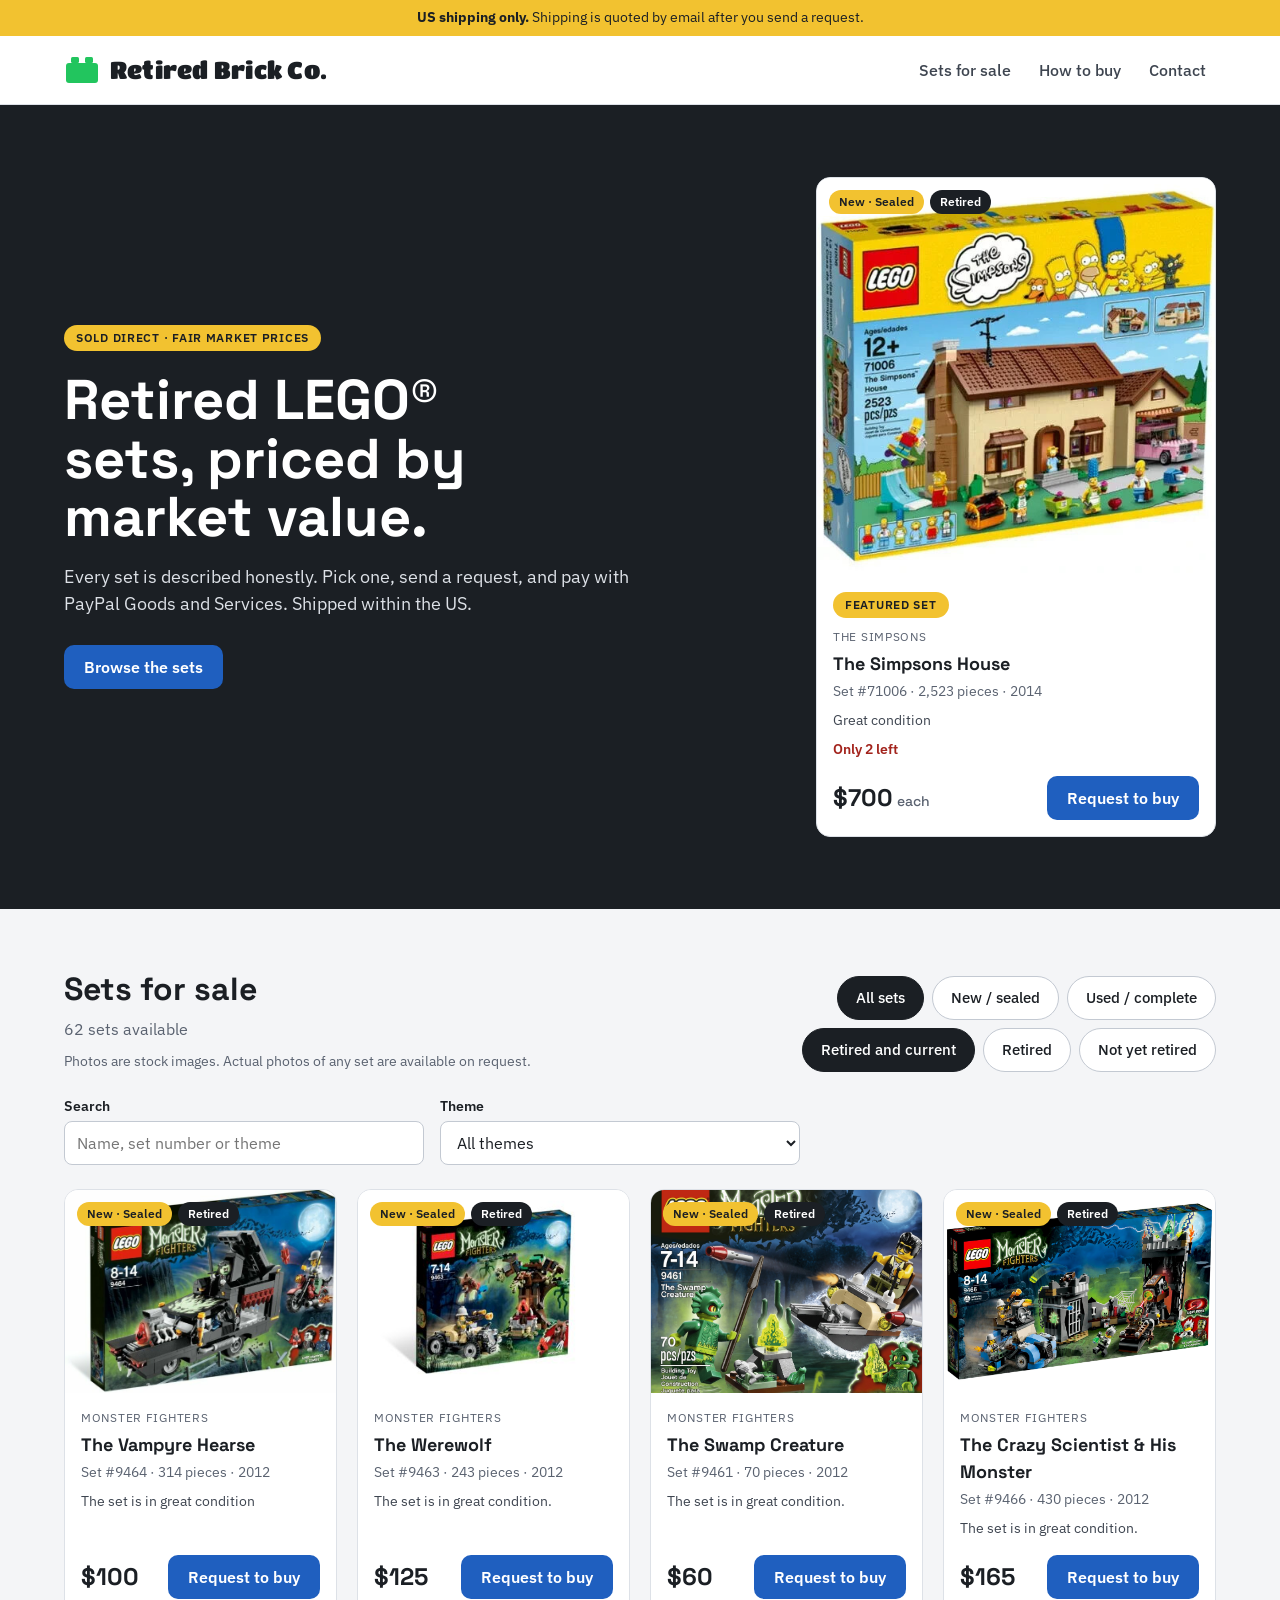
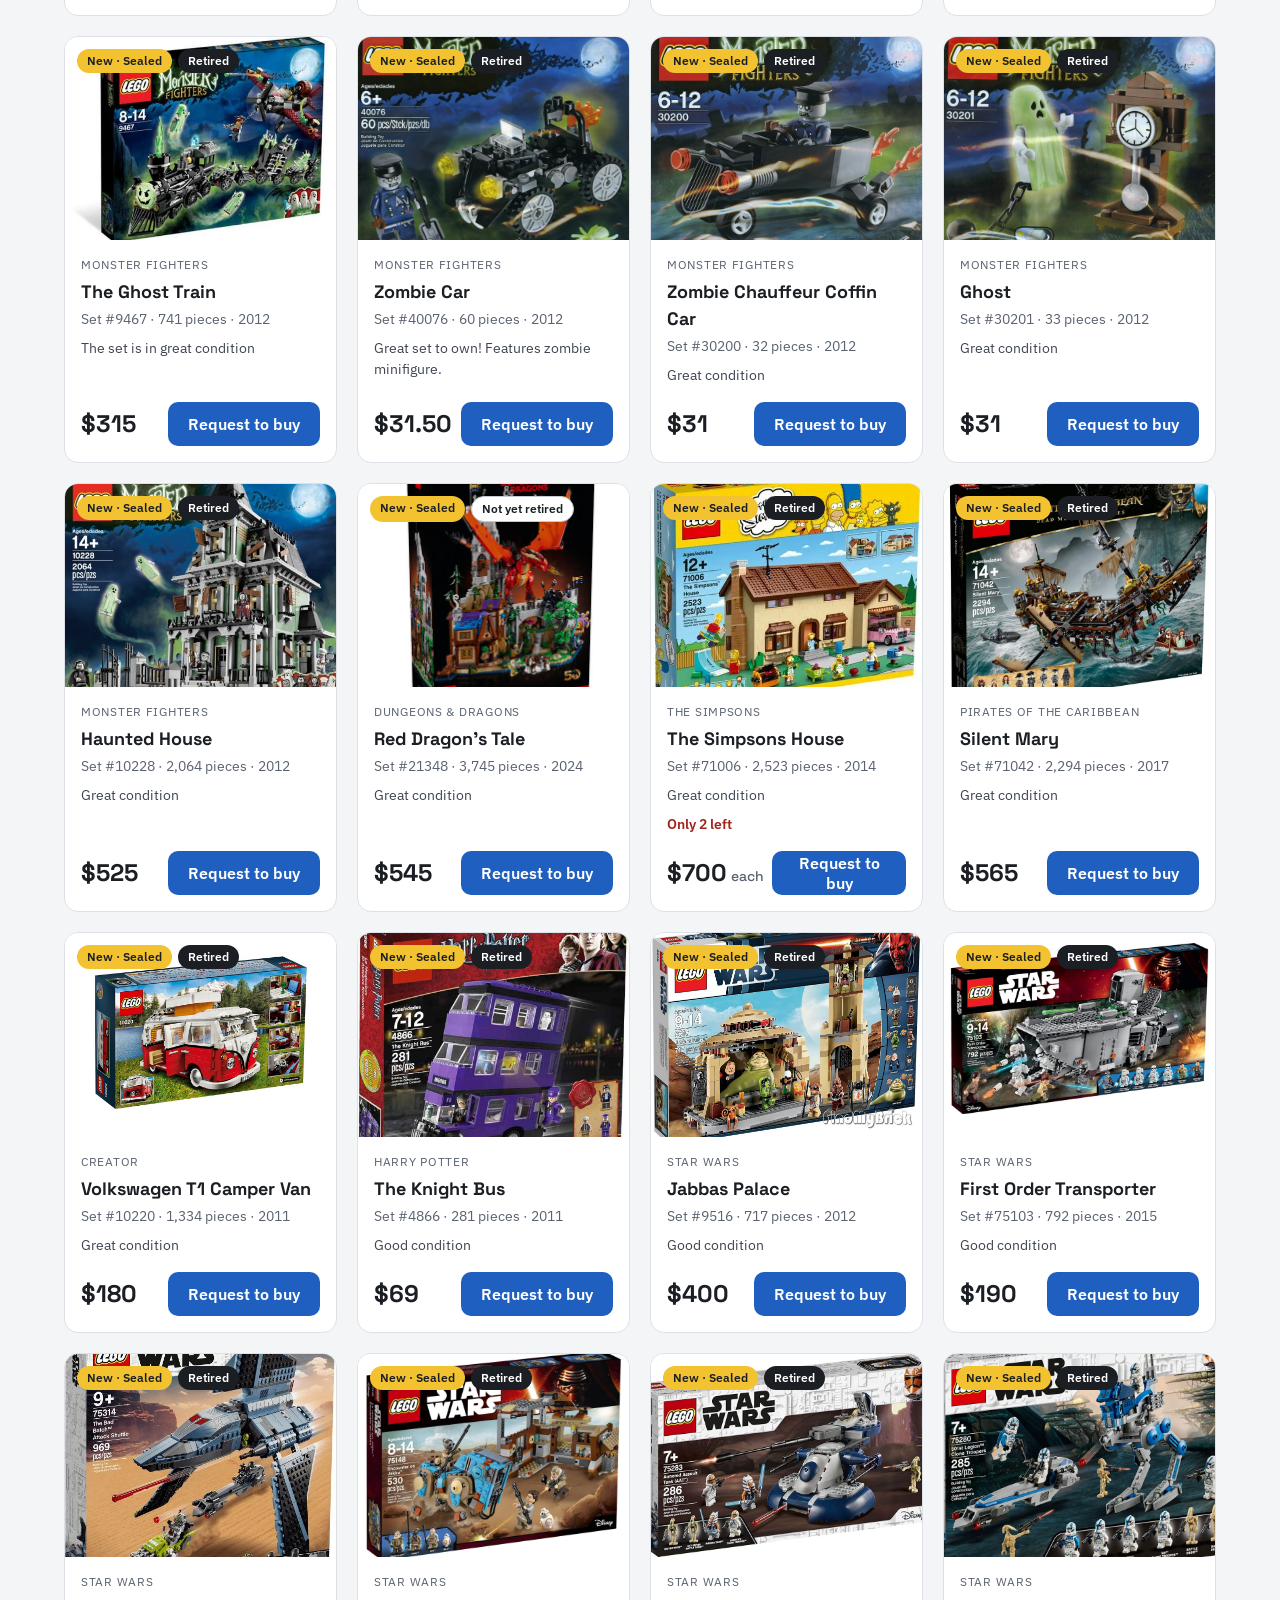
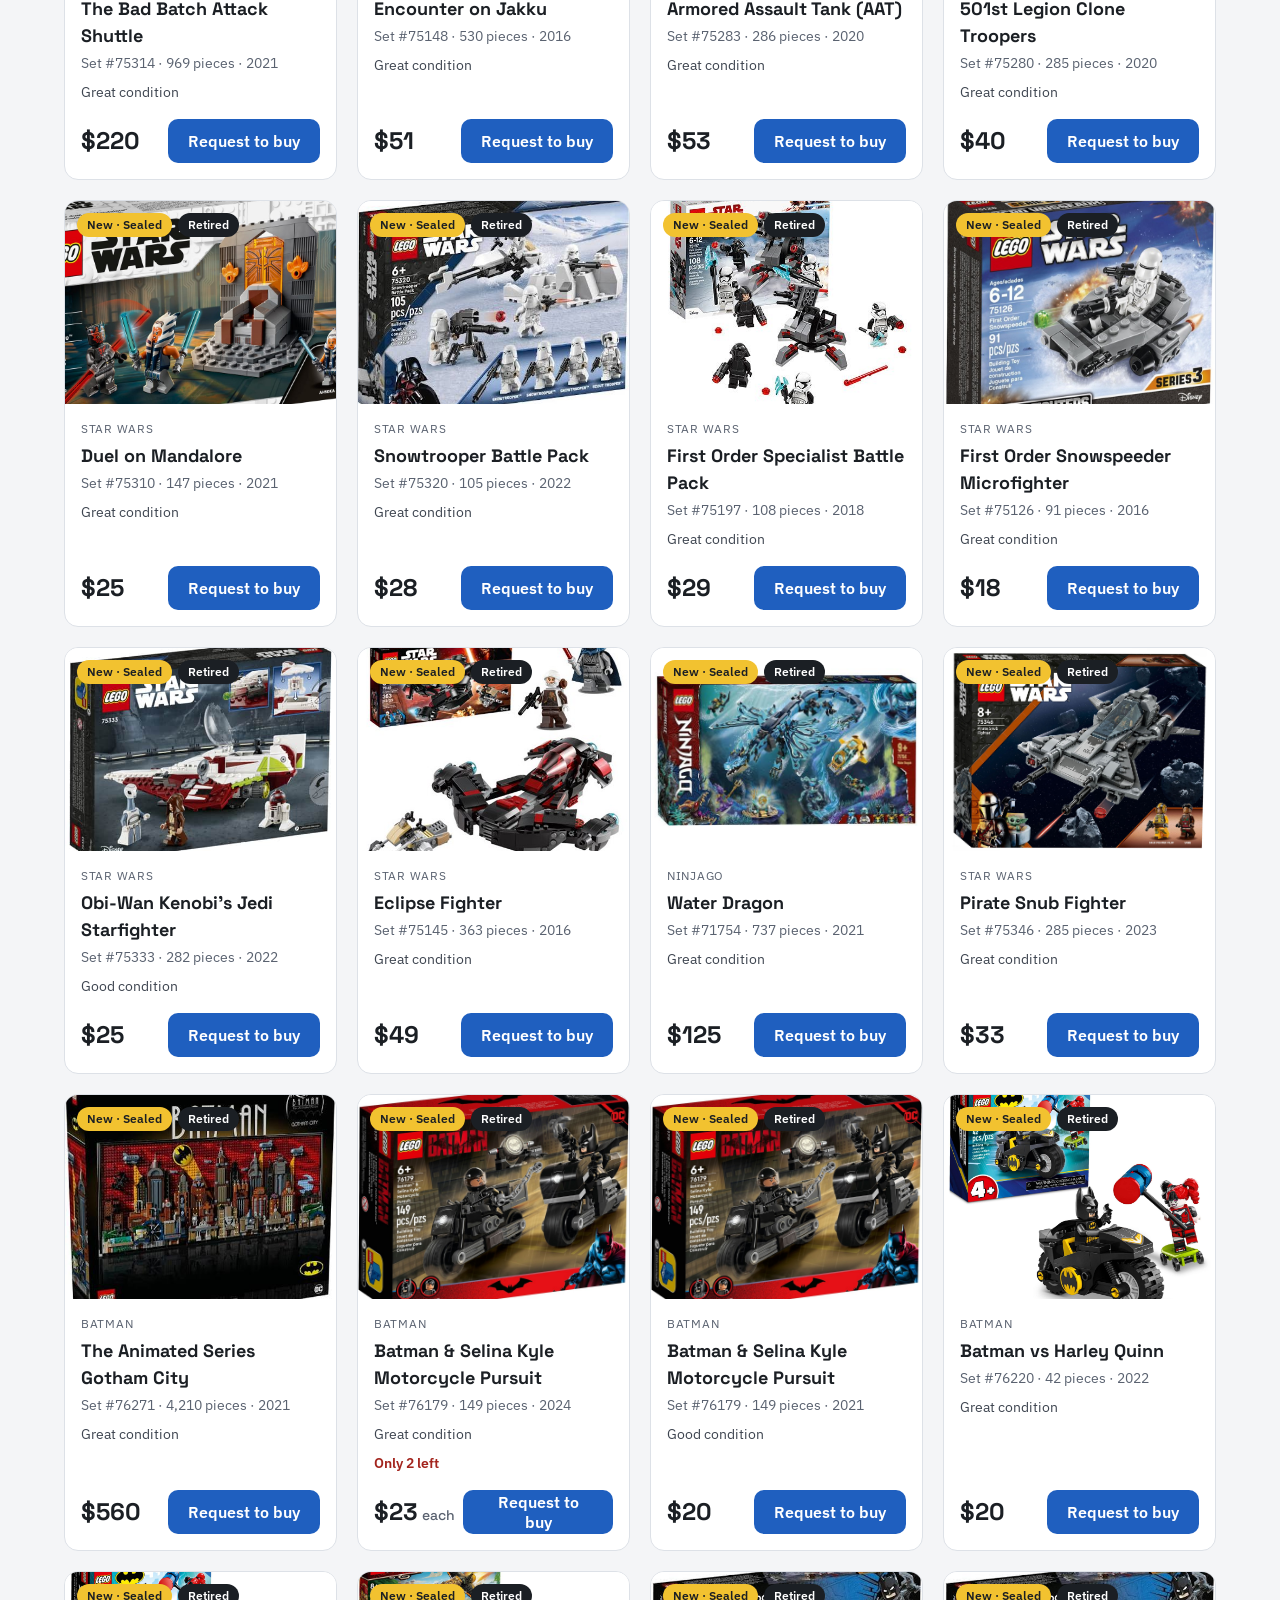
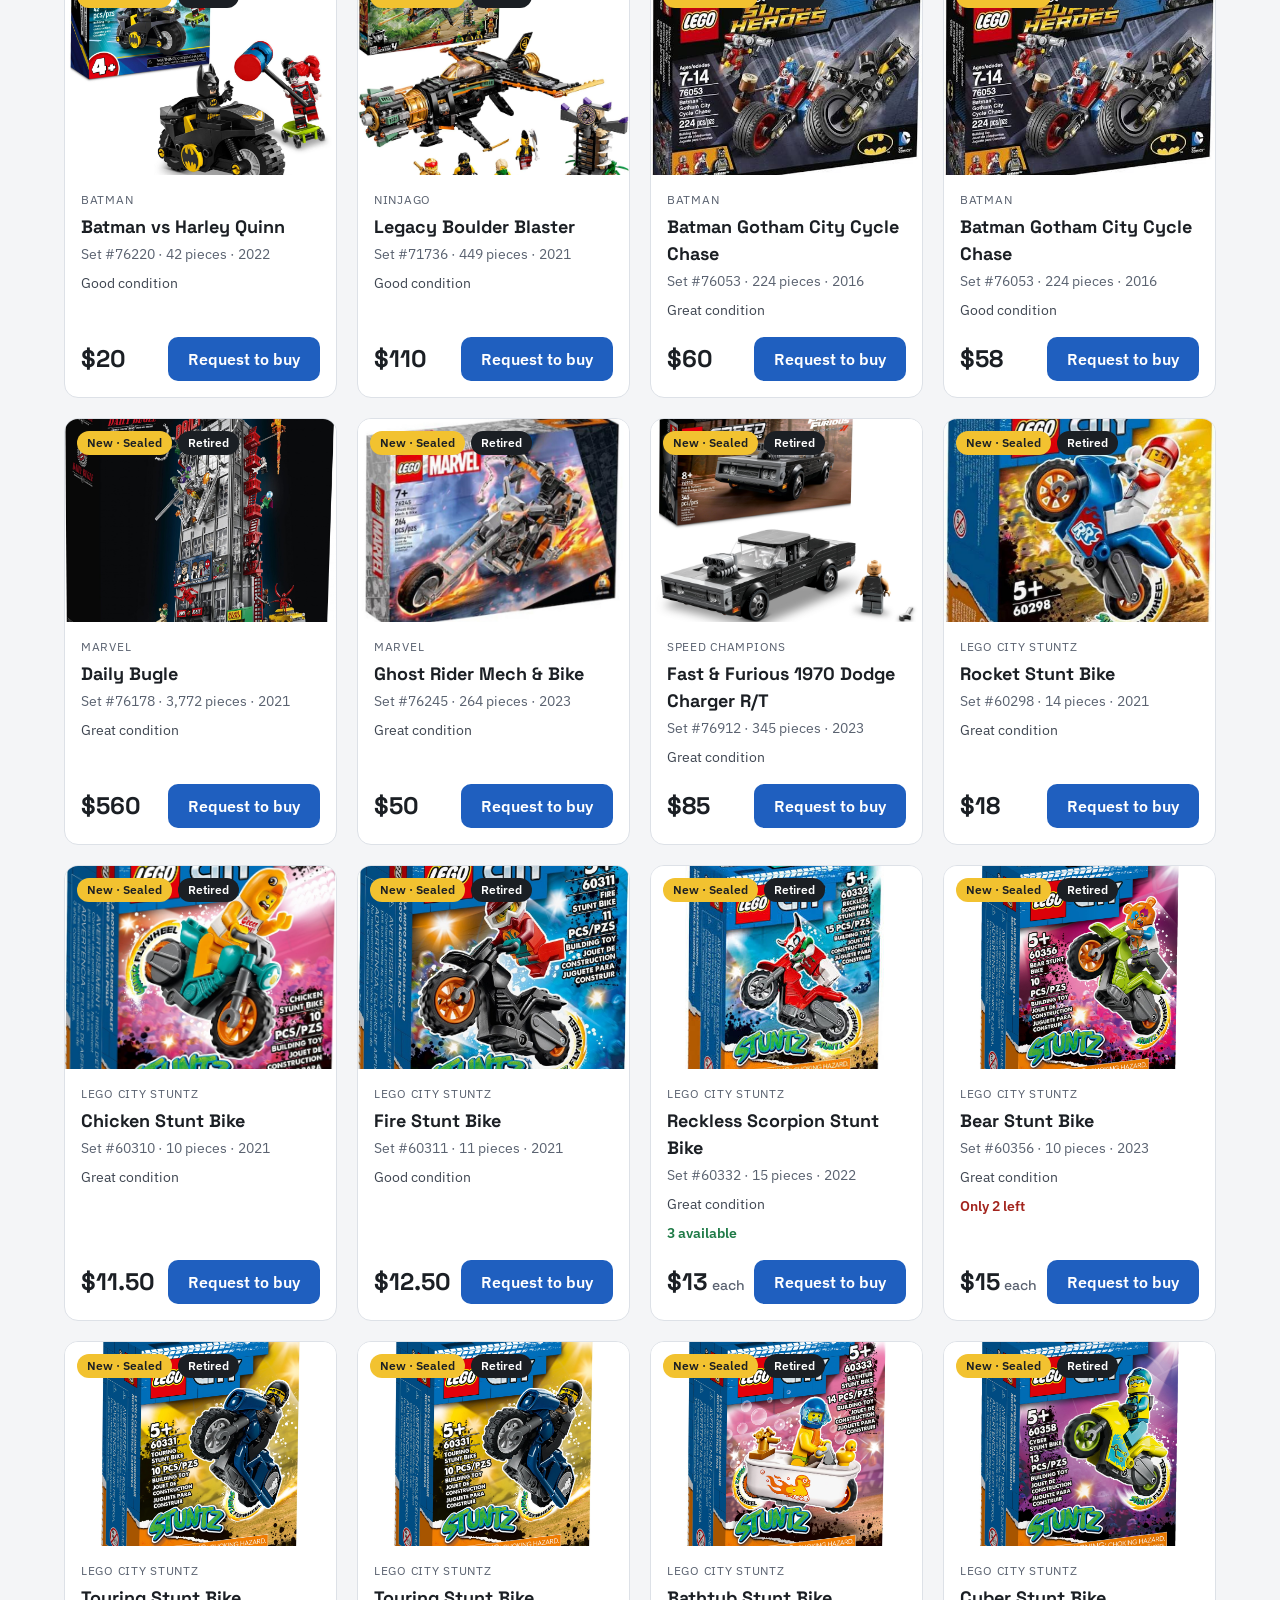
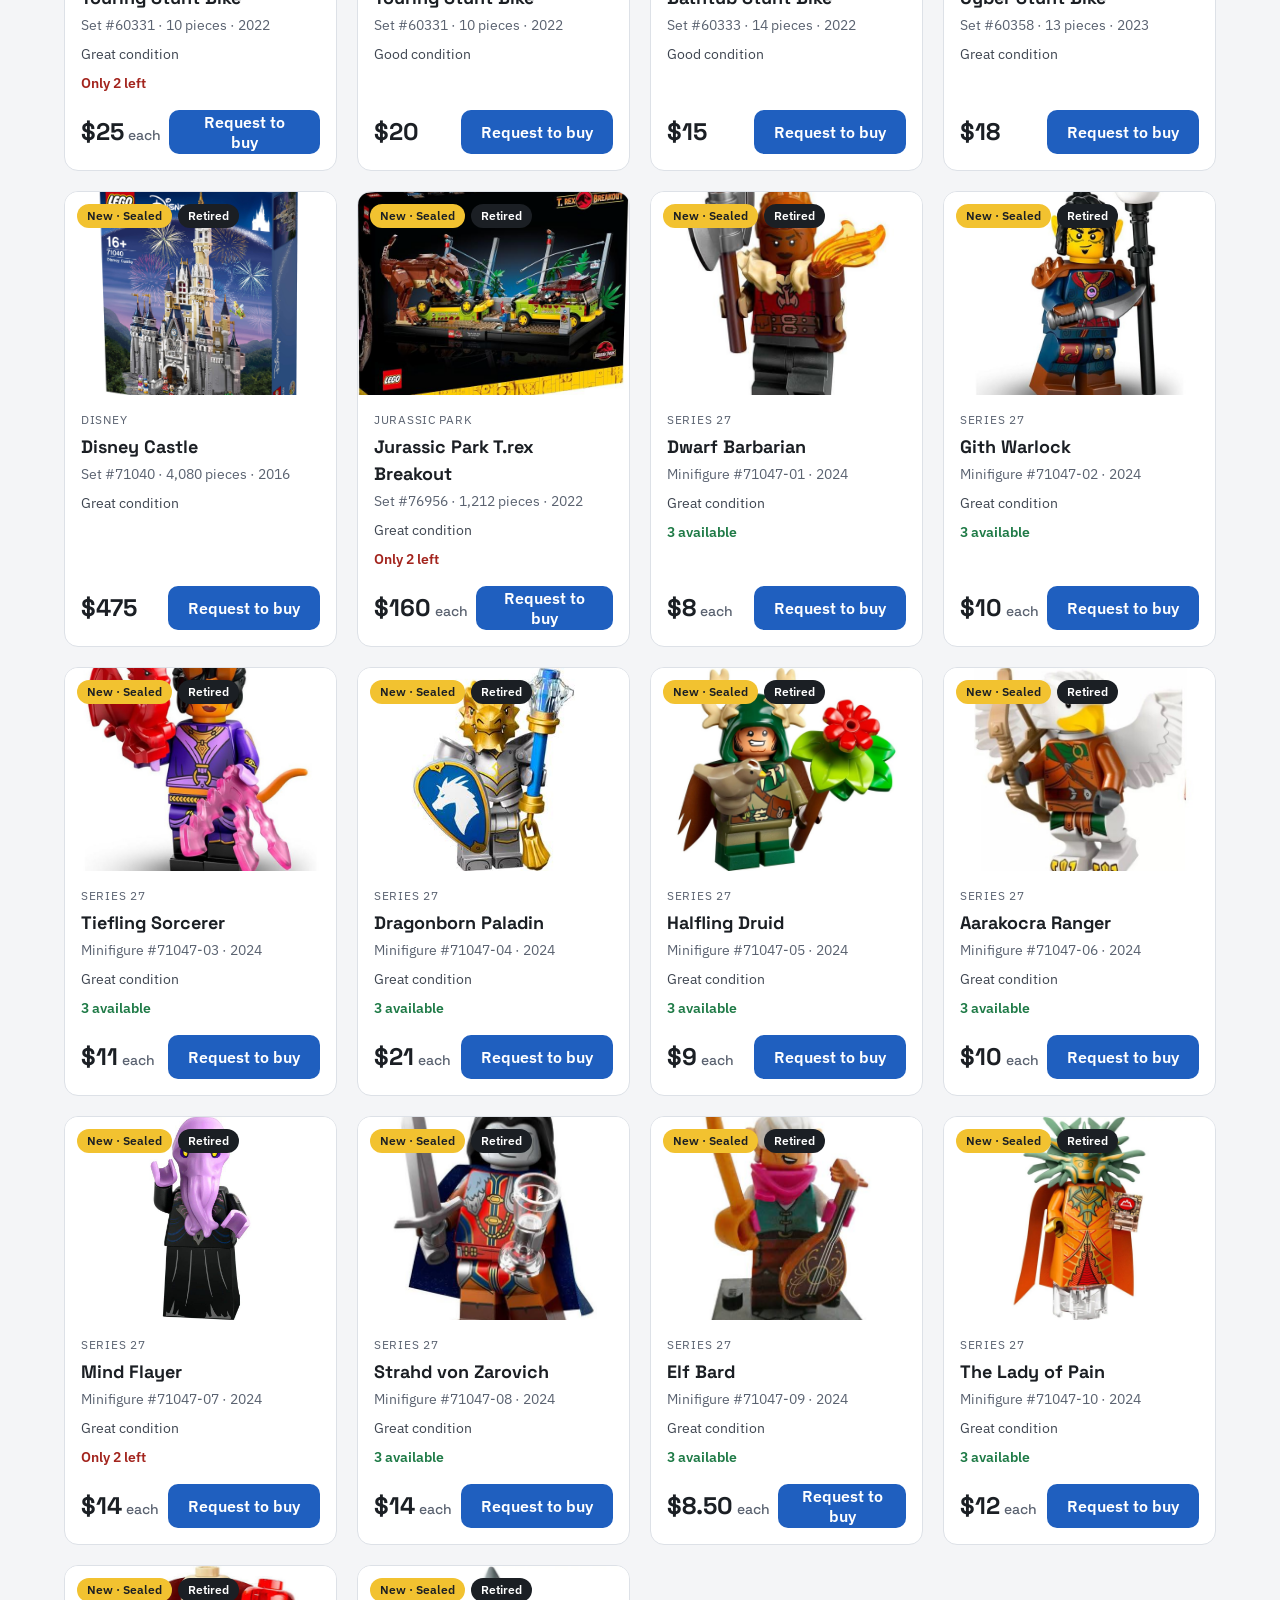
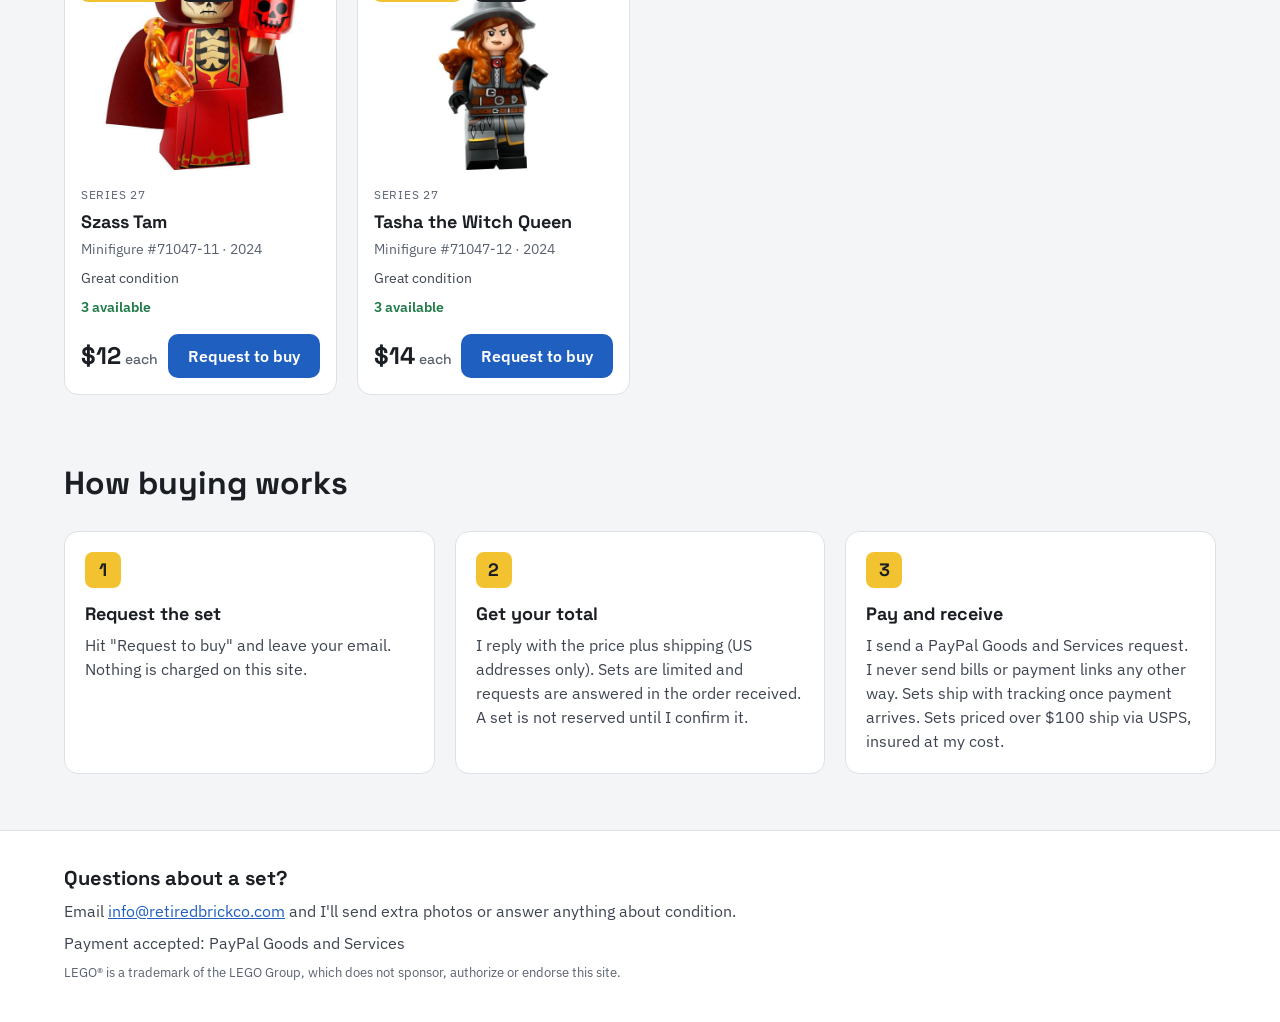
<file: site/index.html>
<!doctype html>
<html lang="en">
<head>
  <meta charset="utf-8">
  <meta name="viewport" content="width=device-width, initial-scale=1">
  <title>Retired Brick Co. | Retired LEGO sets, sold direct</title>
  <meta name="description" content="Retired LEGO sets sold direct. Pick a set, send a request, pay with PayPal Goods and Services.">
  <link rel="canonical" href="https://retiredbrickco.com/">
  <meta property="og:type" content="website">
  <meta property="og:site_name" content="Retired Brick Co.">
  <meta property="og:title" content="Retired Brick Co. | Retired LEGO sets, sold direct">
  <meta property="og:description" content="Retired LEGO sets at fair market prices, sold direct. Send a request, pay with PayPal Goods and Services. US shipping only.">
  <meta property="og:url" content="https://retiredbrickco.com/">
  <meta property="og:image" content="https://retiredbrickco.com/og-image.png">
  <meta property="og:image:width" content="1200">
  <meta property="og:image:height" content="630">
  <meta property="og:image:alt" content="Retired Brick Co.: retired LEGO sets, priced by market value">
  <meta name="twitter:card" content="summary_large_image">
  <link rel="preconnect" href="https://fonts.googleapis.com">
  <link rel="preconnect" href="https://fonts.gstatic.com" crossorigin>
  <link href="https://fonts.googleapis.com/css2?family=IBM+Plex+Sans:wght@400;500;600&family=Space+Grotesk:wght@500;600;700&family=Titan+One&display=swap" rel="stylesheet">
  <link rel="stylesheet" href="styles.css">
</head>
<body>
  <div class="ship-bar" role="note"><div class="wrap"><strong>US shipping only.</strong> Shipping is quoted by email after you send a request.</div></div>
  <header class="site-header">
    <div class="wrap">
      <a class="logo" href="#top">
        <svg width="36" height="30" viewBox="0 0 36 30" aria-hidden="true">
          <rect x="7" y="2" width="8" height="6" rx="1.5"/>
          <rect x="21" y="2" width="8" height="6" rx="1.5"/>
          <rect x="2" y="8" width="32" height="20" rx="3"/>
        </svg>
        Retired Brick Co.
      </a>
      <nav aria-label="Main">
        <a href="#sets">Sets for sale</a>
        <a href="#how">How to buy</a>
        <a href="#contact">Contact</a>
      </nav>
    </div>
  </header>

  <main id="top">
    <section class="hero">
      <div class="wrap" id="hero-wrap">
        <div class="hero-copy">
          <span class="pill-tag">SOLD DIRECT · FAIR MARKET PRICES</span>
          <h1>Retired LEGO® sets, priced by market value.</h1>
          <p>Every set is described honestly. Pick one, send a request, and pay with PayPal Goods and Services. Shipped within the US.</p>
          <a class="btn" href="#sets">Browse the sets</a>
        </div>
        <div id="featured" aria-label="Featured set" hidden></div>
      </div>
    </section>

    <section class="listings" id="sets">
      <div class="wrap">
        <div class="listings-head">
          <div>
            <h2>Sets for sale</h2>
            <p id="count" aria-live="polite"></p>
            <p class="form-note">Photos are stock images. Actual photos of any set are available on request.</p>
          </div>
          <div class="filter-groups">
            <div class="filters" role="group" aria-label="Filter by condition">
              <button class="filter" type="button" data-group="condition" data-filter="all" aria-pressed="true">All sets</button>
              <button class="filter" type="button" data-group="condition" data-filter="sealed" aria-pressed="false">New / sealed</button>
              <button class="filter" type="button" data-group="condition" data-filter="used" aria-pressed="false">Used / complete</button>
            </div>
            <div class="filters" role="group" aria-label="Filter by retirement status">
              <button class="filter" type="button" data-group="retired" data-filter="all" aria-pressed="true">Retired and current</button>
              <button class="filter" type="button" data-group="retired" data-filter="retired" aria-pressed="false">Retired</button>
              <button class="filter" type="button" data-group="retired" data-filter="current" aria-pressed="false">Not yet retired</button>
            </div>
          </div>
        </div>

        <div class="tools">
          <div class="tool">
            <label for="search">Search</label>
            <input type="search" id="search" placeholder="Name, set number or theme" autocomplete="off" maxlength="100">
          </div>
          <div class="tool">
            <label for="theme-select">Theme</label>
            <select id="theme-select"><option value="all">All themes</option></select>
          </div>
          <button class="btn secondary" type="button" id="clear-filters" hidden>Clear filters</button>
        </div>

        <section class="request" id="request" aria-labelledby="req-title" hidden>
          <button class="close" type="button" id="req-close" aria-label="Close request form">
            <svg width="20" height="20" viewBox="0 0 20 20" fill="none" stroke-width="2" stroke-linecap="round" aria-hidden="true"><path d="M4 4l12 12M16 4L4 16"/></svg>
          </button>
          <div id="req-summary"></div>
          <div>
            <form id="req-form" novalidate>
              <h2 id="req-title">Request to buy</h2>
              <p class="note">No payment here. I'll email you the total and how to pay.</p>
              <div class="field">
                <label for="f-name">Name</label>
                <input type="text" id="f-name" name="name" autocomplete="name" required>
              </div>
              <div class="field">
                <label for="f-email">Email</label>
                <input type="email" id="f-email" name="email" autocomplete="email" required>
              </div>
              <div class="field" id="qty-field" hidden>
                <label for="f-qty" id="qty-label">How many?</label>
                <input type="number" id="f-qty" name="quantity" min="1" max="1" value="1" step="1" inputmode="numeric">
              </div>
              <div class="field" id="zip-field">
                <label for="f-zip">ZIP code (US only, for a shipping quote)</label>
                <input type="text" id="f-zip" name="zip" inputmode="numeric" autocomplete="postal-code" maxlength="10">
              </div>
              <div class="field">
                <label for="f-msg">Message (optional)</label>
                <textarea id="f-msg" name="message"></textarea>
              </div>
              <div class="hp" aria-hidden="true">
                <label>Leave this empty <input type="text" name="_gotcha" tabindex="-1" autocomplete="off"></label>
              </div>
              <input type="hidden" name="setNumber">
              <input type="hidden" name="setName">
              <input type="hidden" name="price">
              <input type="hidden" name="condition">
              <p class="error" id="req-error" role="alert" hidden></p>
              <button class="btn" type="submit" id="req-send">Send request</button>
              <p class="form-note">Ships to US addresses only. Sets over $100 ship via USPS, insured at my cost. I'll email you the shipping cost with your total. Pay by PayPal Goods and Services after I confirm. Requests are answered in the order received.</p>
            </form>
            <div class="done" id="req-done" hidden>
              <svg width="40" height="40" viewBox="0 0 40 40" fill="none" stroke-width="3" stroke-linecap="round" stroke-linejoin="round" aria-hidden="true"><circle cx="20" cy="20" r="17"/><path d="M12 21l6 6 11-12"/></svg>
              <h2 tabindex="-1" id="req-done-title">Request sent</h2>
              <p id="req-done-text">I'll reply by email with your total and payment details. Requests are answered in the order received, and a set is not reserved until I confirm it.</p>
              <button class="btn secondary" type="button" id="req-keep">Keep browsing</button>
            </div>
          </div>
        </section>

        <div class="grid" id="grid"></div>
      </div>
    </section>

    <section class="how" id="how">
      <div class="wrap">
        <h2>How buying works</h2>
        <div class="steps">
          <div class="step"><span class="num">1</span><h3>Request the set</h3><p>Hit "Request to buy" and leave your email. Nothing is charged on this site.</p></div>
          <div class="step"><span class="num">2</span><h3>Get your total</h3><p>I reply with the price plus shipping (US addresses only). Sets are limited and requests are answered in the order received. A set is not reserved until I confirm it.</p></div>
          <div class="step"><span class="num">3</span><h3>Pay and receive</h3><p>I send a PayPal Goods and Services request. I never send bills or payment links any other way. Sets ship with tracking once payment arrives. Sets priced over $100 ship via USPS, insured at my cost.</p></div>
        </div>
      </div>
    </section>
  </main>

  <footer class="site-footer" id="contact">
    <div class="wrap">
      <h2>Questions about a set?</h2>
      <p>Email <a href="mailto:info@retiredbrickco.com">info@retiredbrickco.com</a> and I'll send extra photos or answer anything about condition.</p>
      <p>Payment accepted: PayPal Goods and Services</p>
      <p class="legal">LEGO® is a trademark of the LEGO Group, which does not sponsor, authorize or endorse this site.</p>
    </div>
  </footer>

  <script src="app.js"></script>
</body>
</html>
</file>
<file: site/styles.css>
:root {
  --brick: #22C55E;
  --accent: #1F5FBF;
  --accent-hover: #16478F;
  --ink: #1B1F24;
  --text-2: #3E4550;
  --muted: #5A6270;
  --bg: #F4F5F7;
  --card: #FFFFFF;
  --border: #DDE1E7;
  --border-input: #C3C9D2;
  --yellow: #F2C230;
  --used: #D6E4F7;
  --placeholder: #E9ECF1;
  --ok: #1E7A46;
  --display: "Space Grotesk", system-ui, sans-serif;
  --body: "IBM Plex Sans", system-ui, sans-serif;
}

* { box-sizing: border-box; }

body {
  margin: 0;
  background: var(--bg);
  color: var(--ink);
  font-family: var(--body);
  line-height: 1.5;
}

h1, h2, h3, .logo, .price { font-family: var(--display); }

a { color: var(--accent); }

:focus-visible { outline: 3px solid var(--yellow); outline-offset: 2px; }

.wrap { max-width: 1200px; margin: 0 auto; padding: 0 24px; }

[hidden] { display: none !important; }

/* Shipping bar */
.ship-bar { background: var(--yellow); color: var(--ink); font-size: 14px; text-align: center; padding: 8px 0; }
.ship-bar .wrap { line-height: 1.4; }

/* Header */
.site-header { background: var(--card); border-bottom: 1px solid var(--border); }
.site-header .wrap {
  display: flex; flex-wrap: wrap; align-items: center;
  justify-content: space-between; gap: 8px 24px; padding-top: 12px; padding-bottom: 12px;
}
.logo { display: flex; align-items: center; gap: 10px; min-height: 44px; font-weight: 700; font-size: 20px; color: var(--ink); text-decoration: none; }
.logo { font-family: "Titan One", var(--display); font-weight: 400; font-size: 24px; letter-spacing: .01em; }
.logo svg { fill: var(--brick); }
nav { display: flex; flex-wrap: wrap; gap: 4px 8px; }
nav a {
  display: inline-flex; align-items: center; min-height: 44px; padding: 0 10px;
  color: var(--text-2); font-weight: 500; text-decoration: none;
}
nav a:hover { color: var(--accent); }

/* Hero */
.hero { background: var(--ink); color: #fff; padding: 72px 0; }
.pill-tag {
  display: inline-block; background: var(--yellow); color: var(--ink);
  font-size: 12px; font-weight: 600; letter-spacing: .06em;
  padding: 4px 12px; border-radius: 999px;
}
.hero h1 { font-size: 56px; line-height: 1.05; margin: 20px 0 16px; max-width: 14ch; }
.hero-copy p { font-size: 18px; max-width: 56ch; color: #DDE1E7; margin: 0 0 28px; }

.hero .wrap.has-feature { display: grid; grid-template-columns: 1.2fr 1fr; gap: 48px; align-items: center; }
#featured { color: var(--ink); max-width: 400px; width: 100%; justify-self: end; }
#featured .pill-tag { margin-bottom: 10px; align-self: flex-start; }

.btn {
  display: inline-flex; align-items: center; justify-content: center;
  min-height: 44px; padding: 0 20px; border: 0; border-radius: 10px;
  background: var(--accent); color: #fff; font: 600 16px var(--body);
  text-decoration: none; cursor: pointer;
}
.btn:hover { background: var(--accent-hover); }
.btn.secondary { background: var(--card); color: var(--ink); border: 1px solid var(--border-input); }
.btn.secondary:hover { background: var(--bg); }

/* Listings */
.listings { padding: 56px 0 32px; }
.listings-head { display: flex; flex-wrap: wrap; align-items: flex-end; justify-content: space-between; gap: 16px; margin-bottom: 24px; }
.listings-head h2 { font-size: 32px; margin: 0; }
#count { margin: 4px 0 0; color: var(--muted); }
.filter-groups { display: flex; flex-direction: column; align-items: flex-end; gap: 8px; }
.filters { display: flex; flex-wrap: wrap; gap: 8px; }
.badges { position: absolute; top: 12px; left: 12px; display: flex; flex-wrap: wrap; gap: 6px; }
.badges .badge { position: static; }
.badge.retired { background: var(--ink); color: #fff; }
.badge.current { background: var(--card); border: 1px solid var(--border-input); }
.filter {
  min-height: 44px; padding: 0 18px; border-radius: 999px;
  border: 1px solid var(--border-input); background: var(--card);
  color: var(--ink); font: 500 15px var(--body); cursor: pointer;
}
.filter[aria-pressed="true"] { background: var(--ink); color: #fff; border-color: var(--ink); }

.tools { display: flex; flex-wrap: wrap; align-items: flex-end; gap: 12px 16px; margin-bottom: 24px; }
.tool { display: flex; flex-direction: column; flex: 1 1 220px; max-width: 360px; }
.tool label { font-weight: 600; font-size: 14px; margin-bottom: 4px; }
.tool input, .tool select {
  min-height: 44px; padding: 8px 12px; border: 1px solid var(--border-input);
  border-radius: 8px; background: var(--card); font: 16px var(--body); color: var(--ink);
}
.empty { grid-column: 1 / -1; color: var(--muted); margin: 0; padding: 24px 0; }

.grid { display: grid; grid-template-columns: repeat(auto-fill, minmax(250px, 1fr)); gap: 20px; }
.card { background: var(--card); border: 1px solid var(--border); border-radius: 14px; overflow: hidden; display: flex; flex-direction: column; }
.photo {
  position: relative; aspect-ratio: 4 / 3; background: var(--placeholder);
  display: flex; align-items: center; justify-content: center; color: var(--muted); font-size: 14px;
}
.photo img { width: 100%; height: 100%; object-fit: cover; display: block; }
/* Mouse hover on a card photo zooms in; app.js moves the zoom point with the cursor */
@media (hover: hover) {
  .grid .photo { overflow: hidden; cursor: zoom-in; }
  .grid .photo img { transition: transform .15s ease-out; }
  .grid .photo:hover img { transform: scale(2); }
}
@media (prefers-reduced-motion: reduce) {
  .grid .photo img { transition: none; }
}
.badge {
  position: absolute; top: 12px; left: 12px; padding: 3px 10px; border-radius: 999px;
  font-size: 12px; font-weight: 600; background: var(--used); color: var(--ink);
}
.badge.sealed { background: var(--yellow); }
.card-body { padding: 16px; display: flex; flex-direction: column; flex: 1; }
.theme { font-size: 12px; text-transform: uppercase; letter-spacing: .06em; color: var(--muted); margin: 0; }
.card h3 { font-size: 18px; margin: 4px 0; }
.meta { color: var(--muted); font-size: 14px; margin: 0 0 16px; }
.meta:has(+ .notes), .meta:has(+ .stock), .notes:has(+ .stock) { margin-bottom: 8px; }
.stock { margin: 0 0 16px; font-size: 14px; font-weight: 600; color: var(--ok); }
.stock.low { color: #A3241D; }
.request .stock { margin: 0 0 8px; }
.notes {
  margin: 0 0 16px; font-size: 14px; color: var(--text-2);
  display: -webkit-box; -webkit-line-clamp: 2; line-clamp: 2; -webkit-box-orient: vertical; overflow: hidden;
}
.notes.full { display: block; overflow: visible; margin: 0 0 12px; }
.card-foot { margin-top: auto; display: flex; align-items: center; justify-content: space-between; gap: 8px; }
.price { font-size: 24px; font-weight: 700; white-space: nowrap; }
.price .unit { font-size: 14px; font-weight: 500; color: var(--muted); }
.status-pill {
  display: inline-flex; align-items: center; min-height: 36px; padding: 0 14px;
  border-radius: 999px; font-size: 14px; font-weight: 600;
  background: var(--used); color: var(--ink);
}
.status-pill.sold { background: var(--placeholder); color: var(--muted); }
.card.is-sold { opacity: .75; }

/* Request panel */
.request {
  background: var(--card); border: 2px solid var(--accent); border-radius: 14px;
  padding: 24px; margin-bottom: 24px;
  display: grid; grid-template-columns: minmax(220px, 1fr) 2fr; gap: 24px; position: relative;
}
.request .photo { border-radius: 10px; }
.request h2 { font-size: 24px; margin: 0 0 4px; }
.request .note { color: var(--text-2); margin: 0 0 16px; }
.close {
  position: absolute; top: 8px; right: 8px; width: 44px; height: 44px;
  border: 0; background: transparent; cursor: pointer; color: var(--ink);
}
.close svg { stroke: currentColor; }
.field { display: flex; flex-direction: column; margin-bottom: 14px; }
.field label, .field legend { font-weight: 600; font-size: 14px; margin-bottom: 4px; padding: 0; }
.field input[type=text], .field input[type=email], .field textarea {
  min-height: 44px; padding: 8px 12px; border: 1px solid var(--border-input);
  border-radius: 8px; font: 16px var(--body); color: var(--ink);
}
.field input[type=number] {
  min-height: 44px; width: 120px; padding: 8px 12px; border: 1px solid var(--border-input);
  border-radius: 8px; font: 16px var(--body); color: var(--ink);
}
.field textarea { min-height: 96px; resize: vertical; }
fieldset.field { border: 0; margin: 0 0 14px; padding: 0; }
.choices { display: flex; flex-wrap: wrap; gap: 8px; }
.choices label {
  display: inline-flex; align-items: center; gap: 8px; min-height: 44px; padding: 0 16px;
  border: 1px solid var(--border-input); border-radius: 10px; cursor: pointer; font-weight: 500;
}
.choices label:has(input:checked) { border-color: var(--accent); background: var(--used); }
.hp { position: absolute; left: -9999px; width: 1px; height: 1px; overflow: hidden; }
.form-note { color: var(--muted); font-size: 14px; margin: 10px 0 0; }
.error { color: #A3241D; font-size: 14px; margin: 8px 0 0; }
.done { text-align: left; }
.done svg { stroke: var(--ok); }
.done h2 { margin-top: 12px; }

/* How it works */
.how { padding: 32px 0 56px; }
.how h2 { font-size: 32px; margin: 0 0 24px; }
.steps { display: grid; grid-template-columns: repeat(auto-fit, minmax(240px, 1fr)); gap: 20px; }
.step { background: var(--card); border: 1px solid var(--border); border-radius: 14px; padding: 20px; }
.step .num {
  display: inline-flex; align-items: center; justify-content: center; width: 36px; height: 36px;
  background: var(--yellow); border-radius: 8px; font: 700 18px var(--display); margin-bottom: 12px;
}
.step h3 { margin: 0 0 6px; font-size: 18px; }
.step p { margin: 0; color: var(--text-2); }

/* Footer */
.site-footer { background: var(--card); border-top: 1px solid var(--border); padding: 32px 0; }
.site-footer h2 { font-size: 20px; margin: 0 0 6px; }
.site-footer p { margin: 0 0 8px; color: var(--text-2); }
.site-footer .legal { font-size: 13px; color: var(--muted); }

@media (max-width: 720px) {
  .hero { padding: 48px 0; }
  .hero h1 { font-size: 36px; }
  .hero .wrap.has-feature { grid-template-columns: 1fr; gap: 32px; }
  #featured { justify-self: stretch; max-width: none; }
  .request { grid-template-columns: 1fr; }
  .filter-groups { align-items: flex-start; }
}
</file>
